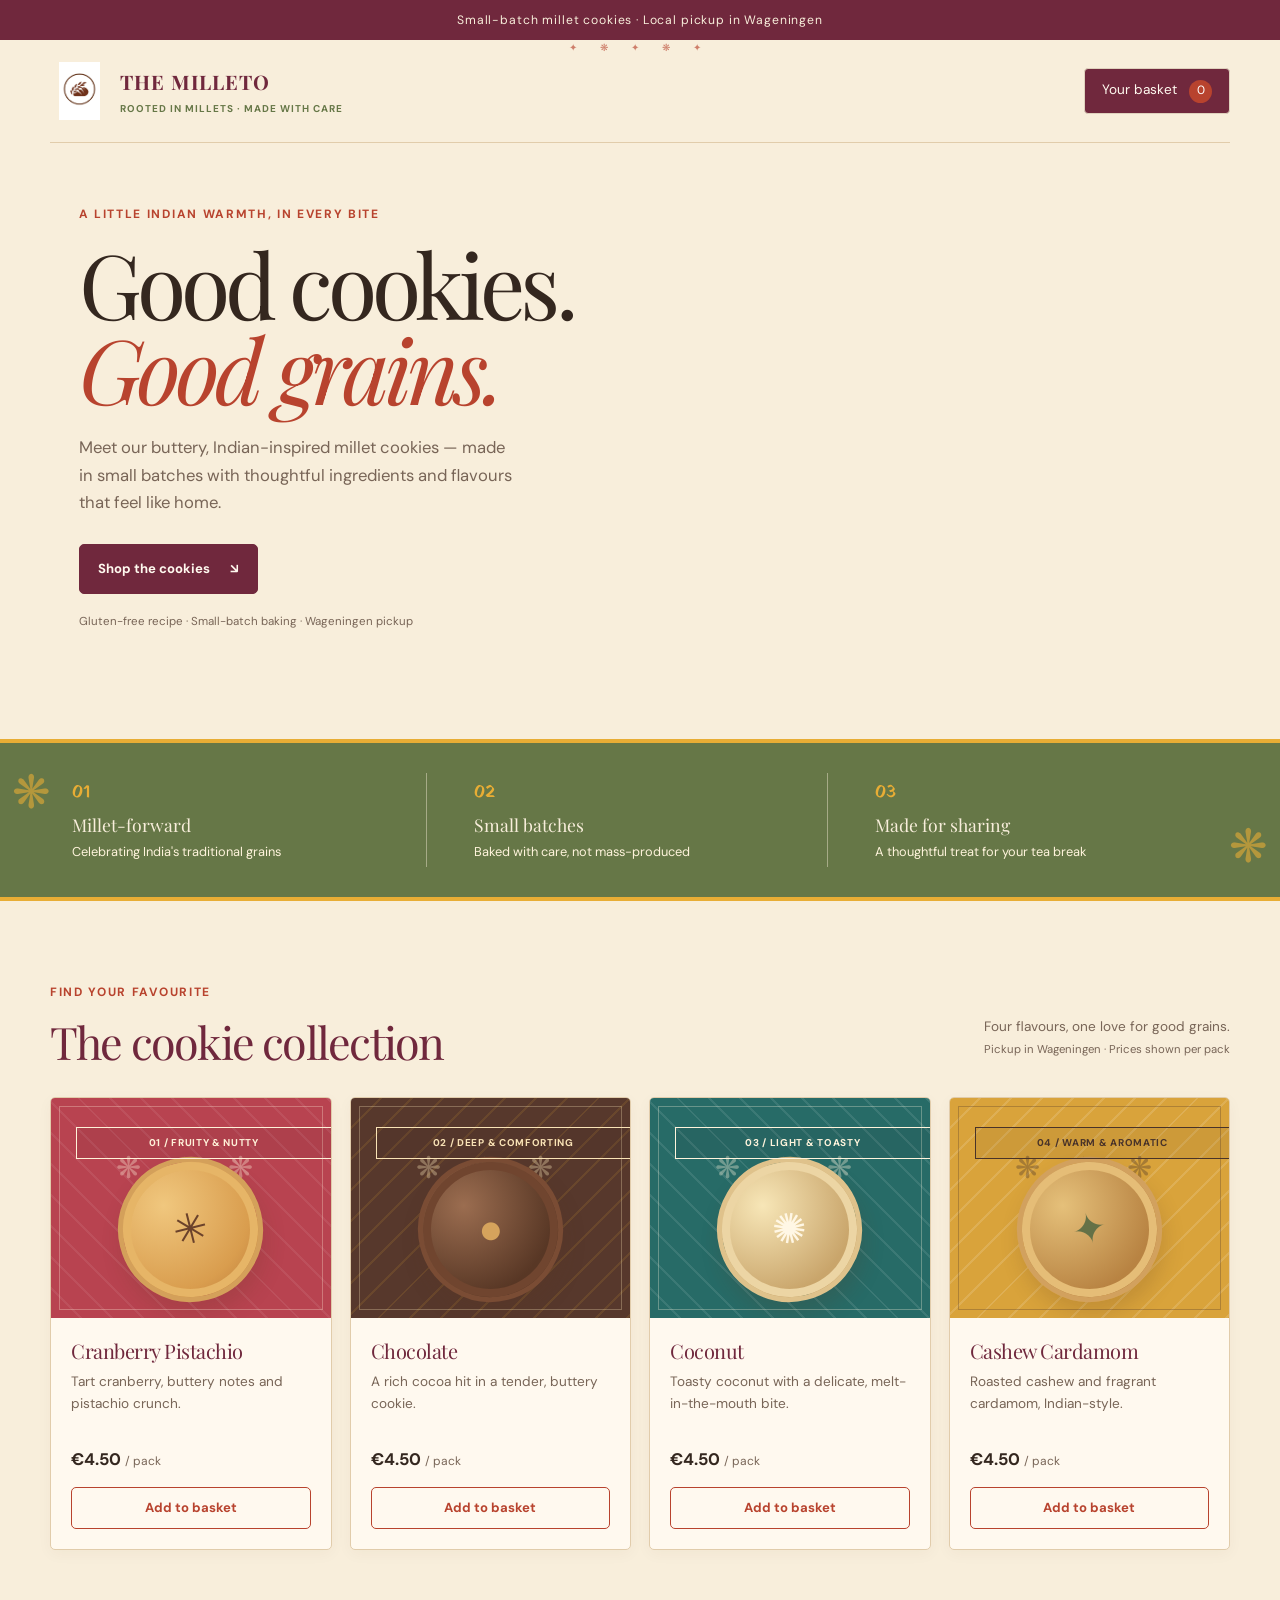
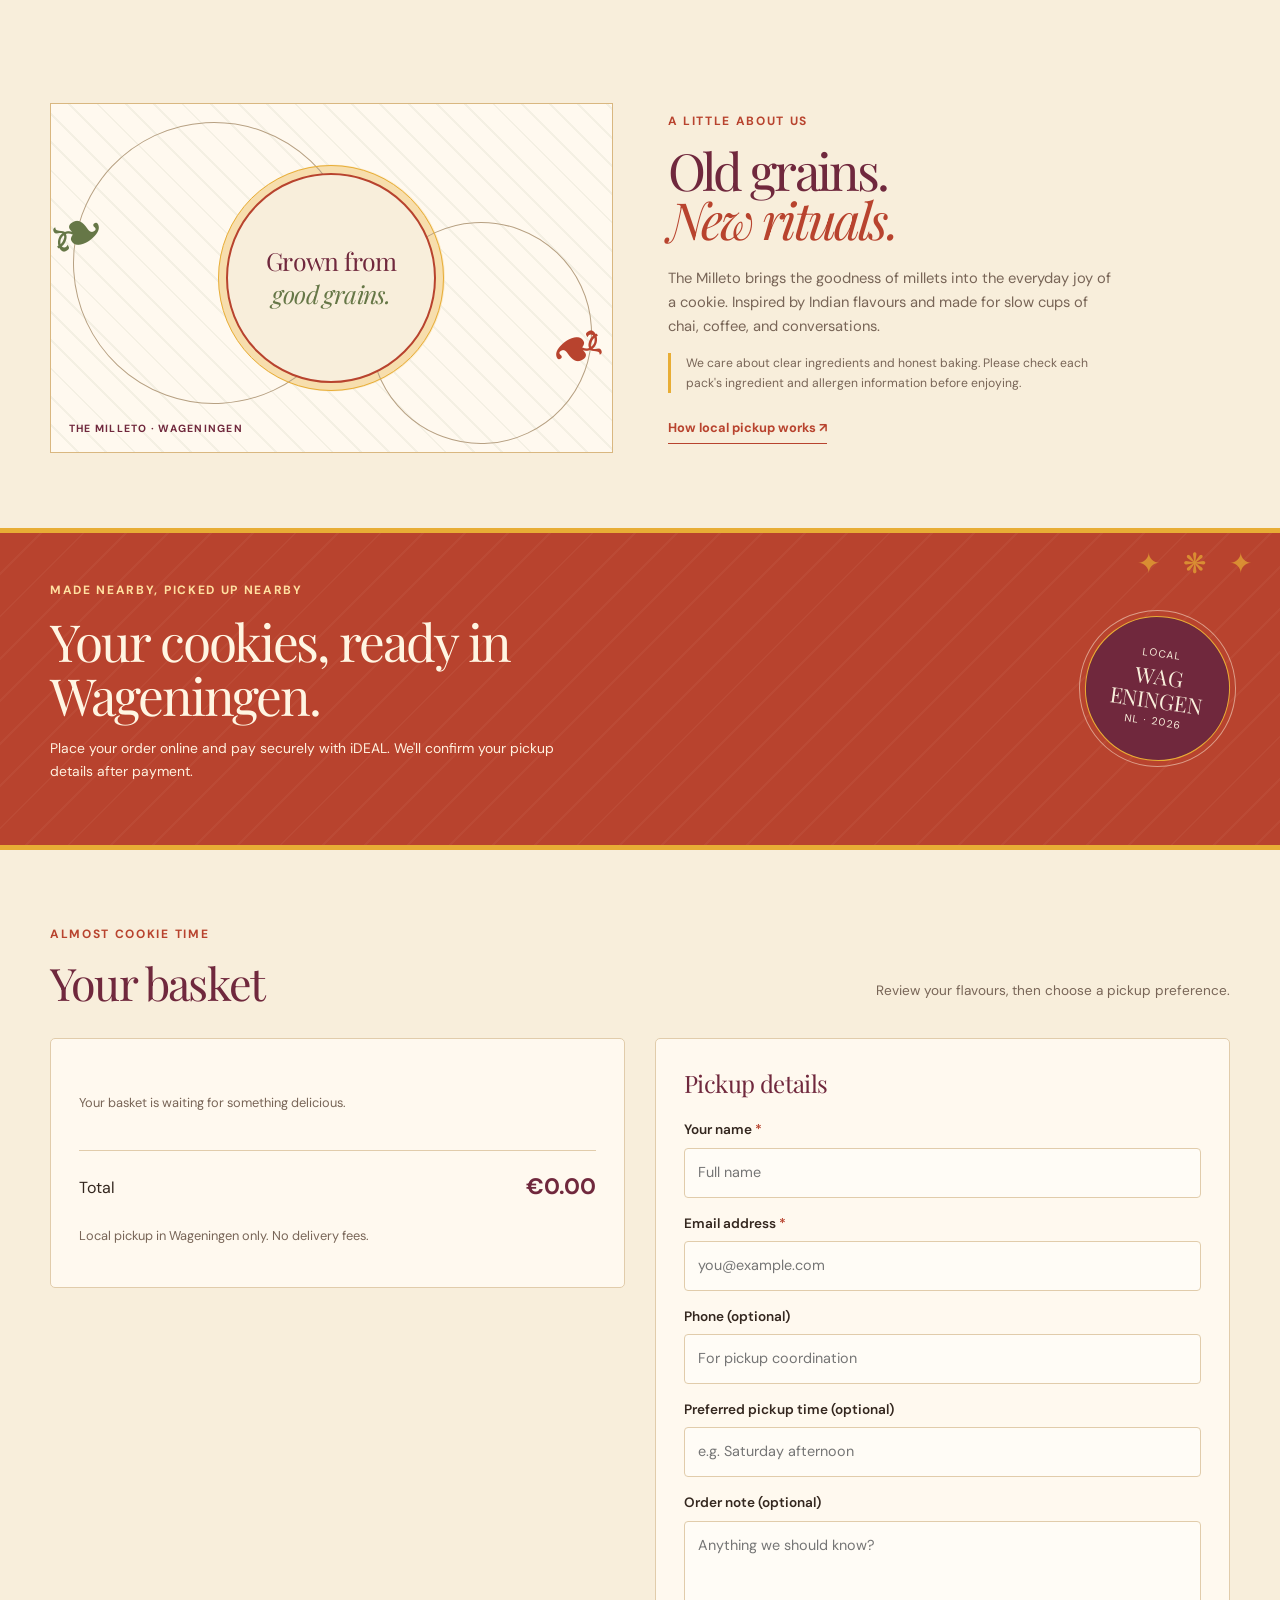
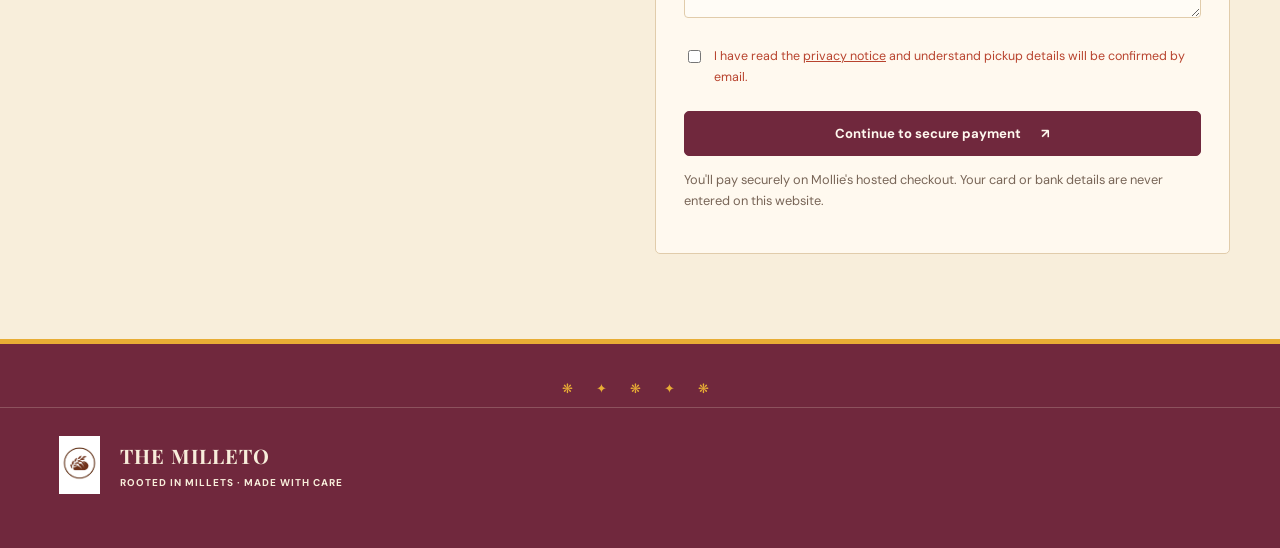
<file: index.html>
<!doctype html>
<html lang="en">
<head>
<!-- Indian-inspired typography -->
<link rel="preconnect" href="https://fonts.googleapis.com">
<link rel="preconnect" href="https://fonts.gstatic.com" crossorigin>
<link href="https://fonts.googleapis.com/css2?family=DM+Sans:wght@400;500;600;700&family=Yatra+One&family=Noto+Serif+Devanagari:wght@400;500;600;700&family=Playfair+Display:ital,wght@0,500;0,600;0,700;1,500;1,600&display=swap" rel="stylesheet">
<link rel="stylesheet" href="/styles.css">
<script src="/app.js" defer></script>
<meta charset="utf-8">
<meta name="viewport" content="width=device-width, initial-scale=1">
<meta name="theme-color" content="#f7f0e3">
<meta name="description" content="Small-batch millet cookies from The Milleto. Indian-inspired flavours, baked with care in Wageningen.">
<title>The Milleto — Millet cookies, made with care</title>
  <link rel="stylesheet" href="/styles.css">
  <script src="/app.js" defer></script>
</head>
<body>
  <div class="announcement">Small-batch millet cookies · Local pickup in Wageningen</div>
  <header class="site-header wrap">
    <a class="brand" href="/" aria-label="The Milleto home">
  <img class="brand-logo" src="Logo.png" alt="THE MILLETO">
  <span>
    <strong>THE MILLETO</strong>
    <small>ROOTED IN MILLETS · MADE WITH CARE</small>
  </span>
</a>
    <a class="cart-pill" href="#shop">Your basket <span id="cart-count">0</span></a>
  </header>

  <main>
    <section class="hero wrap">
      <div class="hero-copy">
        <p class="eyebrow">A little Indian warmth, in every bite</p>
        <h1>Good cookies.<br><em>Good grains.</em></h1>
        <p class="hero-intro">Meet our buttery, Indian-inspired millet cookies — made in small batches with thoughtful ingredients and flavours that feel like home.</p>
        <a class="button button-dark" href="#shop">Shop the cookies <span aria-hidden="true">↘</span></a>
        <p class="hero-note">Gluten-free recipe · Small-batch baking · Wageningen pickup</p>
      
    </section>

    <section class="values-band">
      <div class="wrap values-grid">
        <div><span>01</span><strong>Millet-forward</strong><small>Celebrating India's traditional grains</small></div>
        <div><span>02</span><strong>Small batches</strong><small>Baked with care, not mass-produced</small></div>
        <div><span>03</span><strong>Made for sharing</strong><small>A thoughtful treat for your tea break</small></div>
      </div>
    </section>

    <section class="shop-section wrap" id="shop">
      <div class="section-heading">
        <div><p class="eyebrow">Find your favourite</p><h2>The cookie collection</h2></div>
        <p>Four flavours, one love for good grains.<br><small>Pickup in Wageningen · Prices shown per pack</small></p>
      </div>
      <div class="product-grid" id="product-grid">
        <article class="product-card"><div class="product-art art-cranberry"><span>01 / FRUITY & NUTTY</span><div class="cookie-illustration">✳</div></div><div class="product-info"><h3>Cranberry Pistachio</h3><p>Tart cranberry, buttery notes and pistachio crunch.</p><div class="product-buy"><strong>€4.50 <small>/ pack</small></strong><button class="button button-outline add-button" data-id="cranberry-pistachio">Add to basket</button></div></div></article>
        <article class="product-card"><div class="product-art art-chocolate"><span>02 / DEEP & COMFORTING</span><div class="cookie-illustration">●</div></div><div class="product-info"><h3>Chocolate</h3><p>A rich cocoa hit in a tender, buttery cookie.</p><div class="product-buy"><strong>€4.50 <small>/ pack</small></strong><button class="button button-outline add-button" data-id="chocolate">Add to basket</button></div></div></article>
        <article class="product-card"><div class="product-art art-coconut"><span>03 / LIGHT & TOASTY</span><div class="cookie-illustration">✺</div></div><div class="product-info"><h3>Coconut</h3><p>Toasty coconut with a delicate, melt-in-the-mouth bite.</p><div class="product-buy"><strong>€4.50 <small>/ pack</small></strong><button class="button button-outline add-button" data-id="coconut">Add to basket</button></div></div></article>
        <article class="product-card"><div class="product-art art-cardamom"><span>04 / WARM & AROMATIC</span><div class="cookie-illustration">✦</div></div><div class="product-info"><h3>Cashew Cardamom</h3><p>Roasted cashew and fragrant cardamom, Indian-style.</p><div class="product-buy"><strong>€4.50 <small>/ pack</small></strong><button class="button button-outline add-button" data-id="cashew-cardamom">Add to basket</button></div></div></article>
      </div>
    </section>

    <section class="story wrap">
      <div class="story-art"><div class="story-circle">Grown from<br><em>good grains.</em></div><span>THE MILLETO · WAGENINGEN</span></div>
      <div class="story-copy"><p class="eyebrow">A little about us</p><h2>Old grains.<br><em>New rituals.</em></h2><p>The Milleto brings the goodness of millets into the everyday joy of a cookie. Inspired by Indian flavours and made for slow cups of chai, coffee, and conversations.</p><p class="story-small">We care about clear ingredients and honest baking. Please check each pack's ingredient and allergen information before enjoying.</p><a href="#pickup" class="text-link">How local pickup works ↗</a></div>
    </section>

    <section class="pickup-band" id="pickup"><div class="wrap pickup-inner"><div><p class="eyebrow">Made nearby, picked up nearby</p><h2>Your cookies, ready in Wageningen.</h2><p>Place your order online and pay securely with iDEAL. We'll confirm your pickup details after payment.</p></div><div class="pickup-badge"><span>LOCAL</span><strong>WAG<br>ENINGEN</strong><small>NL · 2026</small></div></div></section>

    <section class="checkout-section wrap" id="checkout">
      <div class="section-heading"><div><p class="eyebrow">Almost cookie time</p><h2>Your basket</h2></div><p>Review your flavours, then choose a pickup preference.</p></div>
      <div class="checkout-layout">
        <div class="basket-panel"><div id="basket-items"><p class="empty-basket">Your basket is waiting for something delicious.</p></div><div class="basket-total"><span>Total</span><strong id="basket-total">€0.00</strong></div><p class="fine-print">Local pickup in Wageningen only. No delivery fees.</p></div>
        <form id="checkout-form" class="checkout-form">
          <h3>Pickup details</h3>
          <label for="customer-name">Your name <span>*</span></label><input id="customer-name" name="name" autocomplete="name" required maxlength="100" placeholder="Full name">
          <label for="customer-email">Email address <span>*</span></label><input id="customer-email" name="email" type="email" autocomplete="email" required maxlength="150" placeholder="you@example.com">
          <label for="customer-phone">Phone (optional)</label><input id="customer-phone" name="phone" type="tel" autocomplete="tel" maxlength="40" placeholder="For pickup coordination">
          <label for="pickup-preference">Preferred pickup time (optional)</label><input id="pickup-preference" name="pickupPreference" maxlength="120" placeholder="e.g. Saturday afternoon">
          <label for="customer-note">Order note (optional)</label><textarea id="customer-note" name="note" rows="3" maxlength="500" placeholder="Anything we should know?"></textarea>
          <label class="consent"><input id="terms-consent" type="checkbox" required><span>I have read the <a href="/privacy.html" target="_blank" rel="noreferrer">privacy notice</a> and understand pickup details will be confirmed by email.</span></label>
          <button class="button button-dark pay-button" id="pay-button" type="submit">Continue to secure payment <span aria-hidden="true">↗</span></button>
          <p class="secure-note">You'll pay securely on Mollie's hosted checkout. Your card or bank details are never entered on this website.</p>
          <p id="checkout-message" class="form-message" role="status" aria-live="polite"></p>
        </form>
      </div>
    </section>
  </main>

  <footer class="site-footer"><div class="wrap footer-inner">
  <a class="brand" href="/">
  <img class="brand-logo" src="Logo.png" alt="THE MILLETO">
  <span>
    <strong>THE MILLETO</strong>
    <small>ROOTED IN MILLETS · MADE WITH CARE</small>
  </span>
</a>  
  </footer>
</body>
</html>
</file>
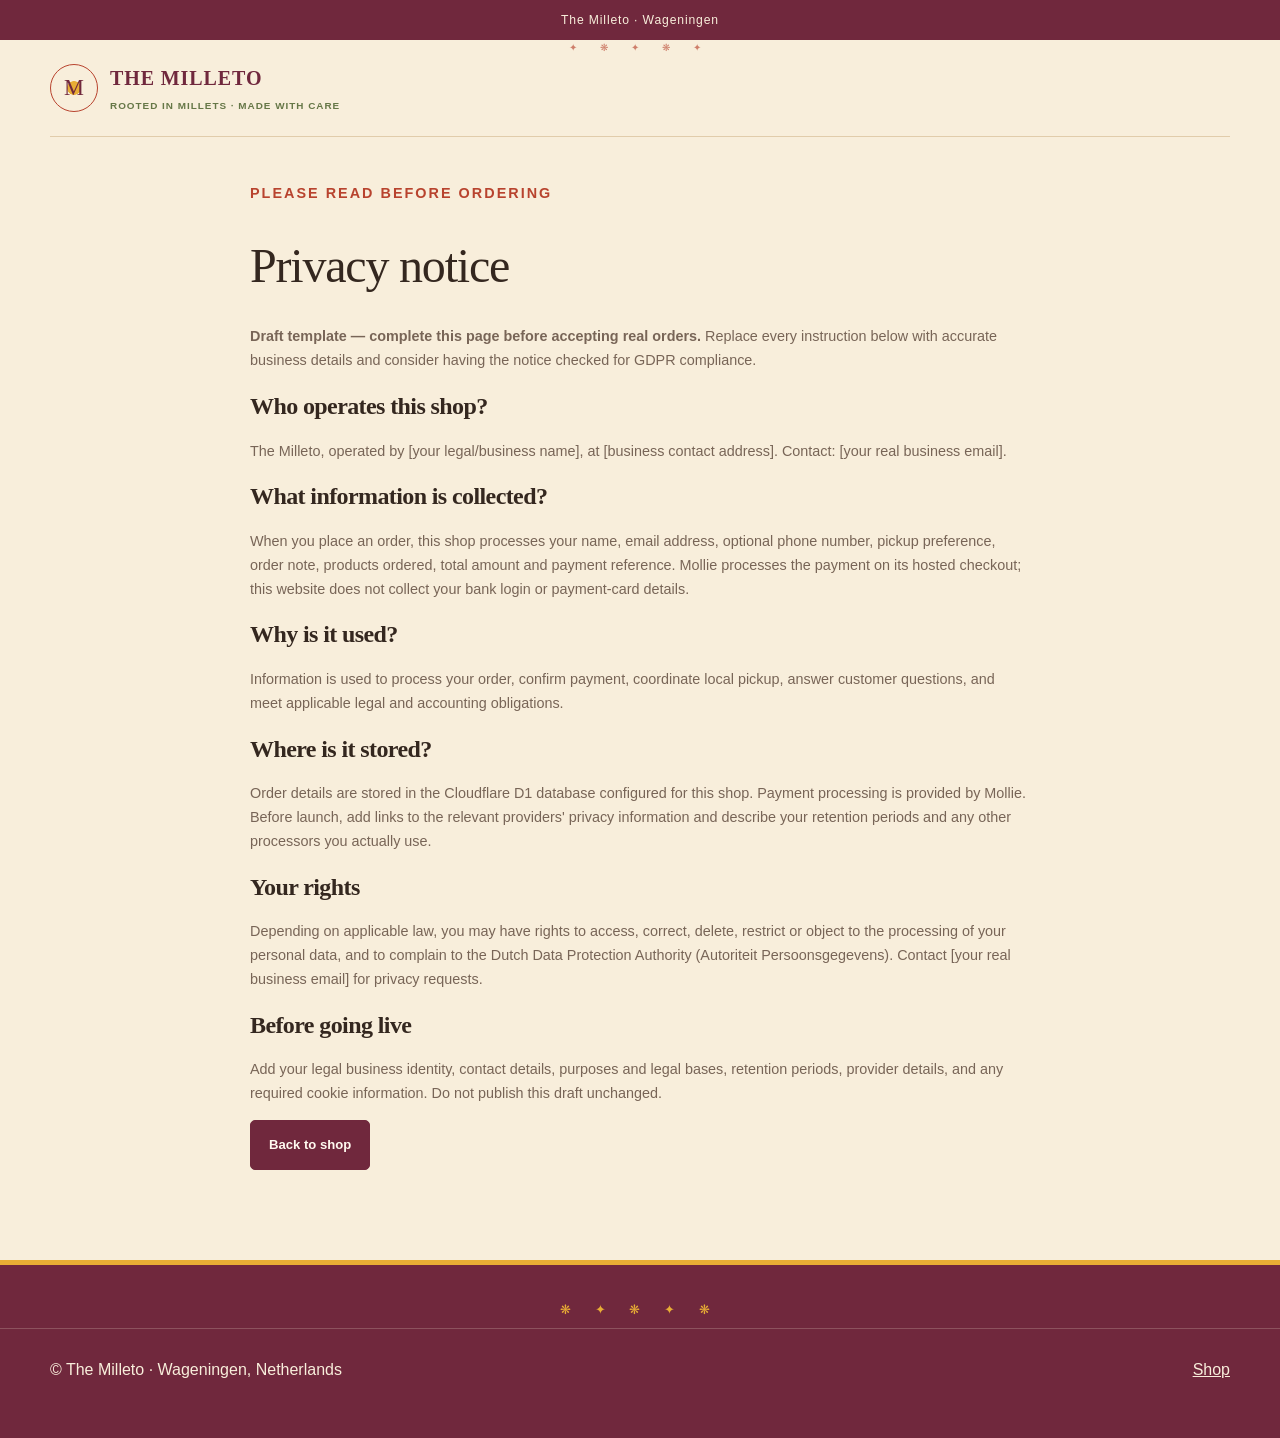
<file: privacy.html>
<!doctype html>
<html lang="en"><head><meta charset="utf-8"><meta name="viewport" content="width=device-width,initial-scale=1"><title>Privacy notice — The Milleto</title><link rel="stylesheet" href="/styles.css"></head><body><div class="announcement">The Milleto · Wageningen</div><header class="site-header wrap"><a class="brand" href="/"><span class="brand-mark">M</span><span><strong>THE MILLETO</strong><small>ROOTED IN MILLETS · MADE WITH CARE</small></span></a></header><main class="legal-page wrap"><p class="eyebrow">Please read before ordering</p><h1>Privacy notice</h1><p><strong>Draft template — complete this page before accepting real orders.</strong> Replace every instruction below with accurate business details and consider having the notice checked for GDPR compliance.</p><h2>Who operates this shop?</h2><p>The Milleto, operated by [your legal/business name], at [business contact address]. Contact: [your real business email].</p><h2>What information is collected?</h2><p>When you place an order, this shop processes your name, email address, optional phone number, pickup preference, order note, products ordered, total amount and payment reference. Mollie processes the payment on its hosted checkout; this website does not collect your bank login or payment-card details.</p><h2>Why is it used?</h2><p>Information is used to process your order, confirm payment, coordinate local pickup, answer customer questions, and meet applicable legal and accounting obligations.</p><h2>Where is it stored?</h2><p>Order details are stored in the Cloudflare D1 database configured for this shop. Payment processing is provided by Mollie. Before launch, add links to the relevant providers' privacy information and describe your retention periods and any other processors you actually use.</p><h2>Your rights</h2><p>Depending on applicable law, you may have rights to access, correct, delete, restrict or object to the processing of your personal data, and to complain to the Dutch Data Protection Authority (Autoriteit Persoonsgegevens). Contact [your real business email] for privacy requests.</p><h2>Before going live</h2><p>Add your legal business identity, contact details, purposes and legal bases, retention periods, provider details, and any required cookie information. Do not publish this draft unchanged.</p><a class="button button-dark" href="/">Back to shop</a></main><footer class="site-footer"><div class="wrap footer-inner"><span>© The Milleto · Wageningen, Netherlands</span><a href="/">Shop</a></div></footer></body></html>
</file>
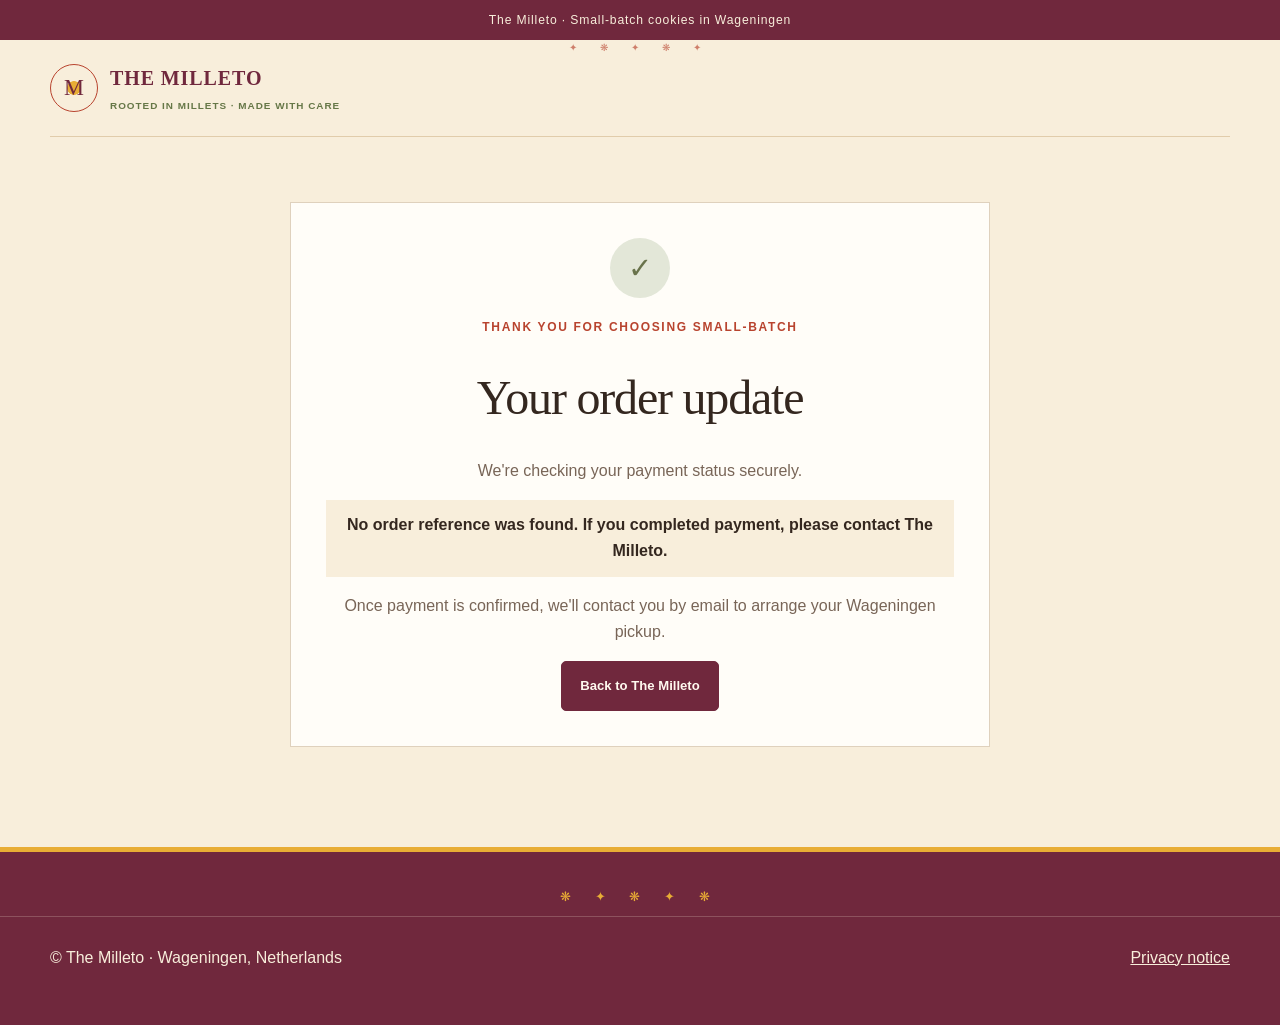
<file: success.html>
<!doctype html>
<html lang="en"><head><meta charset="utf-8"><meta name="viewport" content="width=device-width,initial-scale=1"><title>Order update — The Milleto</title><link rel="stylesheet" href="/styles.css"><script src="/success.js" defer></script></head>
<body><div class="announcement">The Milleto · Small-batch cookies in Wageningen</div><header class="site-header wrap"><a class="brand" href="/"><span class="brand-mark">M</span><span><strong>THE MILLETO</strong><small>ROOTED IN MILLETS · MADE WITH CARE</small></span></a></header><main class="success-wrap"><div class="success-mark">✓</div><p class="eyebrow">Thank you for choosing small-batch</p><h1>Your order update</h1><p id="status-intro">We're checking your payment status securely.</p><div class="status-text" id="payment-status" role="status" aria-live="polite">Checking payment…</div><p>Once payment is confirmed, we'll contact you by email to arrange your Wageningen pickup.</p><a class="button button-dark" href="/">Back to The Milleto</a></main><footer class="site-footer"><div class="wrap footer-inner"><span>© The Milleto · Wageningen, Netherlands</span><a href="/privacy.html">Privacy notice</a></div></footer></body></html>
</file>
<file: styles.css>
:root{--cream:#f7f0e3;--paper:#fffaf1;--brown:#3d2b20;--muted:#79695a;--terracotta:#b75e3e;--rust:#8d422c;--sage:#69734b;--line:#dfd1bd;--gold:#d6a35c}
*{box-sizing:border-box}html{scroll-behavior:smooth}body{margin:0;background:var(--paper);color:var(--brown);font-family:Arial,Helvetica,sans-serif;line-height:1.55}a{color:inherit}.wrap{width:min(1160px,calc(100% - 44px));margin-inline:auto}.announcement{text-align:center;background:var(--brown);color:#f9eddb;font-size:.75rem;letter-spacing:.1em;padding:9px 12px}.site-header{display:flex;align-items:center;justify-content:space-between;padding:24px 0}.brand{display:flex;align-items:center;gap:11px;text-decoration:none}.brand-mark{display:grid;place-items:center;width:43px;height:43px;border:1px solid var(--terracotta);border-radius:50%;font-family:Georgia,serif;font-size:1.6rem;color:var(--terracotta)}.brand strong{display:block;font-size:.95rem;letter-spacing:.17em}.brand small{display:block;font-size:.55rem;letter-spacing:.12em;color:var(--muted);margin-top:2px}.cart-pill{border:1px solid var(--line);padding:9px 15px;border-radius:30px;text-decoration:none;font-size:.85rem}.cart-pill span{display:inline-grid;place-items:center;background:var(--terracotta);color:white;border-radius:50%;width:23px;height:23px;margin-left:8px;font-size:.75rem}
.hero{display:grid;grid-template-columns:1fr 1fr;align-items:center;gap:32px;padding:40px 0 74px}.hero-copy{padding:22px 0 22px 5%}.eyebrow{text-transform:uppercase;letter-spacing:.17em;font-size:.68rem;font-weight:700;color:var(--terracotta);margin:0 0 15px}.hero h1,.story h2{font:normal clamp(3.2rem,7vw,6.4rem)/.95 Georgia,'Times New Roman',serif;letter-spacing:-.055em;margin:0 0 24px}.hero h1 em,.story h2 em,.story-circle em{font-weight:normal;color:var(--terracotta)}.hero-intro{max-width:440px;color:var(--muted);font-size:1.04rem;margin:0 0 28px}.button{display:inline-flex;justify-content:center;align-items:center;gap:20px;border:0;border-radius:3px;padding:13px 18px;text-decoration:none;font-size:.82rem;font-weight:700;cursor:pointer;transition:transform .15s,background .15s}.button:hover{transform:translateY(-2px)}.button-dark{background:var(--brown);color:#fff8ed}.button-dark:hover{background:var(--rust)}.hero-note{font-size:.72rem;color:var(--muted);margin-top:18px}.hero-art{position:relative;min-height:420px;background:#eadbc3;border-radius:48% 48% 4px 4px;overflow:hidden;display:flex;align-items:center;justify-content:center}.hero-art svg{position:absolute;inset:0;width:100%;height:100%}.sun{position:absolute;width:245px;height:245px;right:14%;top:10%;border-radius:50%;background:#d9a15e;opacity:.52}.art-label{position:absolute;top:30px;left:30px;font:italic 1.05rem Georgia,serif;line-height:1.25;z-index:1}.hero-stamp{position:absolute;right:18px;bottom:20px;border:1px solid var(--brown);border-radius:50%;width:74px;height:74px;display:grid;place-items:center;text-align:center;font-size:.65rem;font-weight:700;letter-spacing:.1em;transform:rotate(10deg);background:var(--cream)}
.values-band{background:#e9e0ce;border-block:1px solid #dfd2bd}.values-grid{display:grid;grid-template-columns:repeat(3,1fr);padding:22px 0;gap:25px}.values-grid>div{display:grid;grid-template-columns:30px 1fr;column-gap:8px;align-items:baseline}.values-grid span{grid-row:span 2;color:var(--terracotta);font-size:.72rem}.values-grid strong{font:normal 1.15rem Georgia,serif}.values-grid small{color:var(--muted);font-size:.74rem}.shop-section{padding:90px 0}.section-heading{display:flex;align-items:end;justify-content:space-between;gap:24px;margin-bottom:30px}.section-heading h2,.pickup-inner h2{font:normal clamp(2.2rem,4vw,3.4rem)/1.05 Georgia,serif;letter-spacing:-.04em;margin:0}.section-heading>p{font-size:.82rem;color:var(--muted);margin:0 0 4px}.product-grid{display:grid;grid-template-columns:repeat(4,1fr);gap:18px}.product-card{background:#fffdf8;border:1px solid var(--line);min-width:0}.product-art{height:220px;position:relative;display:grid;place-items:center;overflow:hidden}.product-art>span{position:absolute;top:13px;left:13px;font-size:.55rem;letter-spacing:.12em;font-weight:bold}.art-cranberry{background:#ead8c8}.art-chocolate{background:#d9c4b2}.art-coconut{background:#e9e2cc}.art-cardamom{background:#d8d8bd}.cookie-illustration{width:145px;height:145px;border-radius:50%;display:grid;place-items:center;font-size:2.6rem;color:#6b422b;background:radial-gradient(circle at 35% 28%,#f0c77e,#d99d4e 66%,#b87738);border:5px solid #d4a05a;box-shadow:0 13px 20px #57371e2b,inset 0 0 0 8px #e6b567;transform:rotate(-14deg)}.art-chocolate .cookie-illustration{background:radial-gradient(circle at 35% 28%,#9b6d50,#583725 70%);border-color:#7a4c34;color:#d6a35c;box-shadow:0 13px 20px #57371e2b,inset 0 0 0 8px #70452f}.art-coconut .cookie-illustration{background:radial-gradient(circle at 35% 28%,#f7e6b7,#c9a56b 70%);border-color:#dfc28b;color:#fff7e5;box-shadow:0 13px 20px #57371e2b,inset 0 0 0 8px #ecd5a4}.art-cardamom .cookie-illustration{background:radial-gradient(circle at 35% 28%,#e5c07a,#b88342 70%);border-color:#d2a15e;color:#647147;box-shadow:0 13px 20px #57371e2b,inset 0 0 0 8px #e5bd77}.product-info{padding:17px}.product-info h3{font:normal 1.25rem Georgia,serif;margin:0 0 7px}.product-info p{font-size:.78rem;color:var(--muted);min-height:47px;margin:0 0 18px}.product-buy{display:flex;align-items:center;justify-content:space-between;gap:8px;flex-wrap:wrap}.product-buy strong{font-size:.9rem}.product-buy small{font-size:.68rem;font-weight:normal;color:var(--muted)}.button-outline{background:transparent;border:1px solid var(--brown);color:var(--brown);padding:9px 10px;font-size:.72rem}.button-outline:hover{background:var(--brown);color:white}
.story{display:grid;grid-template-columns:1fr 1fr;gap:8%;align-items:center;padding:0 0 95px}.story-art{min-height:365px;background:#e3d4bd;position:relative;display:grid;place-items:center;overflow:hidden}.story-art:before,.story-art:after{content:"";position:absolute;border:1px solid #b7a183;border-radius:50%;width:280px;height:280px}.story-art:after{width:220px;height:220px}.story-circle{position:relative;z-index:1;text-align:center;font:normal 2rem/1.2 Georgia,serif}.story-art>span{position:absolute;bottom:17px;left:18px;font-size:.6rem;letter-spacing:.13em}.story h2{font-size:clamp(3rem,5vw,4.5rem);margin-bottom:18px}.story-copy>p:not(.eyebrow){color:var(--muted);font-size:.92rem;max-width:450px}.story-copy .story-small{font-size:.76rem!important}.text-link{display:inline-block;margin-top:9px;text-decoration:none;border-bottom:1px solid var(--terracotta);padding-bottom:4px;font-size:.8rem;font-weight:bold}.pickup-band{background:var(--sage);color:#fff7e9}.pickup-inner{display:flex;align-items:center;justify-content:space-between;padding:48px 0;gap:25px}.pickup-inner .eyebrow{color:#e9c99b}.pickup-inner h2{max-width:580px}.pickup-inner p:not(.eyebrow){max-width:600px;color:#f0e6d5;font-size:.87rem}.pickup-badge{border:1px solid #d8c69f;border-radius:50%;width:130px;height:130px;flex-shrink:0;display:flex;flex-direction:column;align-items:center;justify-content:center;line-height:1.05;transform:rotate(8deg)}.pickup-badge span,.pickup-badge small{font-size:.55rem;letter-spacing:.15em}.pickup-badge strong{text-align:center;font:normal 1.35rem/.9 Georgia,serif;margin:8px}
.checkout-section{padding:85px 0}.checkout-layout{display:grid;grid-template-columns:1.05fr .95fr;gap:25px;align-items:start}.basket-panel,.checkout-form{border:1px solid var(--line);background:#fffdf8;padding:25px}.empty-basket{font-size:.86rem;color:var(--muted);padding:12px 0}.basket-row{display:grid;grid-template-columns:1fr auto auto;gap:12px;align-items:center;border-bottom:1px solid var(--line);padding:14px 0}.basket-row strong{display:block;font:normal 1rem Georgia,serif}.basket-row small{color:var(--muted);font-size:.74rem}.quantity-controls{display:flex;align-items:center;gap:8px}.quantity-controls button{width:27px;height:27px;border:1px solid var(--line);background:var(--cream);border-radius:50%;cursor:pointer;color:var(--brown)}.line-price{font-size:.82rem;white-space:nowrap}.basket-total{display:flex;justify-content:space-between;padding:20px 0 6px;font-size:1rem}.basket-total strong{font-size:1.2rem}.fine-print,.secure-note{font-size:.7rem;color:var(--muted)}.checkout-form h3{font:normal 1.5rem Georgia,serif;margin:0 0 20px}.checkout-form>label:not(.consent){display:block;font-size:.75rem;font-weight:bold;margin:13px 0 5px}.checkout-form label span{color:var(--terracotta)}input:not([type=checkbox]),textarea{width:100%;border:1px solid var(--line);background:#fffaf1;padding:11px 12px;border-radius:2px;font:inherit;font-size:.83rem;color:var(--brown)}input:focus,textarea:focus{outline:2px solid #c9896b;outline-offset:1px}.consent{display:flex;gap:9px;align-items:flex-start;font-size:.72rem;color:var(--muted);margin:17px 0}.consent input{margin-top:4px;accent-color:var(--terracotta)}.pay-button{width:100%;margin-top:4px}.form-message{font-size:.8rem;color:var(--rust)}.site-footer{background:#e9e0ce;padding:26px 0}.footer-inner{display:flex;align-items:center;justify-content:space-between;gap:20px;flex-wrap:wrap}.footer-inner>p{font-size:.68rem;color:var(--muted)}.footer-links{display:flex;gap:16px;font-size:.75rem}.footer-links a{text-decoration:none}.success-wrap{max-width:700px;margin:65px auto 100px;padding:35px;background:#fffdf8;border:1px solid var(--line);text-align:center}.success-mark{margin:auto auto 20px;width:60px;height:60px;border-radius:50%;background:#e3e7d8;color:var(--sage);display:grid;place-items:center;font-size:1.8rem}.success-wrap h1{font:normal 3rem Georgia,serif}.success-wrap p{color:var(--muted)}.status-text{padding:12px;background:var(--cream);font-weight:bold}.legal-page{max-width:780px;margin:45px auto 90px}.legal-page h1{font:normal 3rem Georgia,serif}.legal-page p,.legal-page li{color:var(--muted);font-size:.9rem}
@media(max-width:900px){.product-grid{grid-template-columns:repeat(2,1fr)}.product-art{height:200px}.hero{gap:20px}.hero-copy{padding-left:0}.checkout-layout{grid-template-columns:1fr}.story{gap:30px}.values-grid{gap:12px}.values-grid strong{font-size:1rem}.values-grid small{font-size:.68rem}}
@media(max-width:600px){.wrap{width:min(100% - 30px,1160px)}.site-header{padding:17px 0}.brand strong{font-size:.8rem}.brand small{font-size:.46rem}.brand-mark{width:37px;height:37px}.hero{grid-template-columns:1fr;padding:18px 0 38px}.hero-copy{padding:16px 0 0}.hero h1{font-size:4.3rem}.hero-art{min-height:310px}.sun{width:180px;height:180px}.values-grid{grid-template-columns:1fr;padding:17px 0;gap:15px}.values-grid>div{grid-template-columns:25px 1fr}.section-heading{display:block}.section-heading>p{margin-top:12px}.shop-section{padding:55px 0}.product-grid{gap:10px}.product-art{height:145px}.cookie-illustration{width:100px;height:100px;font-size:1.8rem}.product-art>span{font-size:.43rem;left:7px;top:8px}.product-info{padding:11px}.product-info h3{font-size:1rem}.product-info p{font-size:.72rem;min-height:66px}.product-buy{align-items:flex-start}.product-buy strong{font-size:.82rem}.button-outline{width:100%;font-size:.7rem}.story{grid-template-columns:1fr;padding-bottom:55px;gap:25px}.story-art{min-height:275px}.pickup-inner{padding:35px 0}.pickup-badge{width:95px;height:95px}.pickup-badge strong{font-size:1rem}.checkout-section{padding:55px 0}.basket-panel,.checkout-form{padding:17px}.basket-row{gap:7px}.footer-inner{align-items:flex-start}.footer-inner>p{width:100%;margin:0}.success-wrap{margin:35px 15px 60px;padding:25px 18px}.success-wrap h1{font-size:2.4rem}}
/* THE MILLETO logo */
.brand-logo {
  width: 58px;
  height: 58px;
  object-fit: contain;
  display: block;
  flex-shrink: 0;
}
:root {
  --cream: #F8EEDB;
  --paper: #FFF9EF;
  --terracotta: #B8432E;
  --turmeric: #E8AD35;
  --indigo: #253F65;
  --leaf: #667747;
  --maroon: #70283D;
  --ink: #34271F;
  --muted: #786557;
  --border: #E1CCAB;
}

html {
  scroll-behavior: smooth;
}

body {
  background: var(--cream) !important;
  color: var(--ink) !important;
  font-family: "DM Sans", sans-serif !important;
  line-height: 1.65;
}

h1, h2, h3, .story-circle {
  font-family: "Playfair Display", Georgia, serif !important;
  letter-spacing: -0.025em;
}

h1, h2 {
  line-height: 1.12;
}

p, small, input, textarea, button, a {
  font-family: "DM Sans", sans-serif;
}

.eyebrow {
  color: var(--terracotta) !important;
  font-size: 0.75rem;
  font-weight: 700;
  letter-spacing: 0.14em;
  text-transform: uppercase;
}

.wrap {
  width: min(1180px, calc(100% - 48px));
  margin-inline: auto;
}

.button {
  border-radius: 5px !important;
  font-weight: 700;
  transition: background .2s ease, transform .2s ease;
}

.button:hover {
  transform: translateY(-2px);
}

.button-dark {
  background: var(--maroon) !important;
  border: 1px solid var(--maroon) !important;
  color: var(--paper) !important;
}

.button-outline {
  background: transparent !important;
  border: 1px solid var(--terracotta) !important;
  color: var(--terracotta) !important;
}

.button-outline:hover {
  background: var(--terracotta) !important;
  color: white !important;
}
.announcement {
  position: relative;
  background: var(--maroon) !important;
  color: var(--cream) !important;
  text-align: center;
  padding: 10px 16px;
  font-size: 0.76rem;
  letter-spacing: 0.07em;
}

.site-header {
  position: relative;
  background: var(--cream);
  display: flex;
  align-items: center;
  justify-content: space-between;
  gap: 20px;
  padding-top: 22px;
  padding-bottom: 22px;
  border-bottom: 1px solid var(--border);
}

.site-header::before {
  content: "✦  ❋  ✦  ❋  ✦";
  position: absolute;
  top: 0;
  left: 0;
  right: 0;
  color: var(--terracotta);
  font-size: 10px;
  letter-spacing: 10px;
  text-align: center;
  opacity: .65;
  pointer-events: none;
}

.brand {
  display: inline-flex;
  align-items: center;
  gap: 12px;
  color: var(--maroon) !important;
  text-decoration: none;
}

.brand strong {
  display: block;
  font-family: "Playfair Display", serif !important;
  font-size: 1.25rem;
  letter-spacing: .045em;
}

.brand small {
  display: block;
  margin-top: 3px;
  color: var(--leaf) !important;
  font-size: .62rem;
  font-weight: 700;
  letter-spacing: .1em;
}

.brand-mark {
  display: grid;
  place-items: center;
  width: 48px;
  height: 48px;
  border: 1px solid var(--terracotta);
  border-radius: 50%;
  background:
    radial-gradient(circle, var(--turmeric) 0 20%, transparent 22%),
    var(--cream);
  color: var(--maroon);
  font-family: "Playfair Display", serif;
  font-size: 1.4rem;
}

.brand-logo {
  width: 58px;
  height: 58px;
  object-fit: contain;
  flex-shrink: 0;
}

.cart-pill {
  background: var(--maroon) !important;
  color: var(--paper) !important;
  border-radius: 4px !important;
  text-decoration: none;
  padding: 10px 17px;
  font-size: .85rem;
}

/* =========================================
   03. VALUES BAND
   ========================================= */

.values-band {
  position: relative;
  overflow: hidden;
  background: var(--leaf) !important;
  color: var(--cream) !important;
  border-top: 4px solid var(--turmeric);
  border-bottom: 4px solid var(--turmeric);
}

.values-band::before,
.values-band::after {
  position: absolute;
  color: var(--turmeric);
  opacity: .6;
  font-size: 46px;
  pointer-events: none;
}

.values-band::before {
  content: "❋";
  left: 12px;
  top: 12px;
}

.values-band::after {
  content: "❋";
  right: 12px;
  bottom: 12px;
}

.values-grid {
  display: grid;
  grid-template-columns: repeat(3, 1fr);
  gap: 25px;
  padding-top: 30px;
  padding-bottom: 30px;
}

.values-grid > div {
  display: flex;
  flex-direction: column;
  gap: 5px;
  padding: 5px 22px;
  border-right: 1px solid #F8EEDB70;
}

.values-grid > div:last-child {
  border-right: none;
}

.values-grid span {
  color: var(--turmeric);
  font-family: "Yatra One", serif;
  font-size: 1.15rem;
}

.values-grid strong {
  font-family: "Playfair Display", serif;
  font-size: 1.1rem;
  color: var(--cream);
}

.values-grid small {
  color: #FFF4DC;
  font-size: .8rem;
}

/* =========================================
   04. PRODUCT COLLECTION
   ========================================= */

.shop-section {
  padding-top: 82px;
  padding-bottom: 88px;
}

.section-heading {
  display: flex;
  justify-content: space-between;
  align-items: end;
  gap: 25px;
  margin-bottom: 32px;
}

.section-heading h2 {
  color: var(--maroon) !important;
  font-size: clamp(2rem, 3.5vw, 3rem);
  margin: 8px 0 0;
}

.section-heading > p {
  color: var(--muted);
  font-size: .85rem;
}

.product-grid {
  display: grid;
  grid-template-columns: repeat(4, minmax(0, 1fr));
  gap: 18px;
}

.product-card {
  min-width: 0;
  overflow: hidden;
  background: var(--paper) !important;
  border: 1px solid var(--border) !important;
  border-radius: 5px !important;
  box-shadow: 0 4px 15px #55351B0A;
  transition: transform .25s ease, box-shadow .25s ease;
}

.product-card:hover {
  transform: translateY(-5px);
  box-shadow: 0 12px 28px #55351B18;
}

.product-art {
  position: relative;
  min-height: 220px;
  overflow: hidden;
  display: flex;
  flex-direction: column;
  justify-content: space-between;
  align-items: center;
  padding: 16px 12px;
  isolation: isolate;
}

.product-art::before {
  content: "❋  ✦  ❋";
  position: absolute;
  top: 45px;
  left: 0;
  right: 0;
  text-align: center;
  font-size: 30px;
  letter-spacing: 12px;
  opacity: .35;
  pointer-events: none;
}

.product-art::after {
  content: "";
  position: absolute;
  inset: 8px;
  border: 1px solid currentColor;
  opacity: .3;
  pointer-events: none;
}

.product-art > span {
  position: relative;
  z-index: 2;
  align-self: stretch;
  font-size: .62rem;
  font-weight: 700;
  letter-spacing: .07em;
  text-align: center;
}

.product-info {
  padding: 18px;
}

.product-info h3 {
  color: var(--maroon) !important;
  font-size: 1.25rem;
  line-height: 1.25;
  margin: 0 0 10px;
}

.product-info > p {
  color: var(--muted) !important;
  font-size: .85rem;
  min-height: 55px;
}

.product-buy {
  display: flex;
  flex-direction: column;
  align-items: stretch;
  gap: 13px;
  margin-top: 20px;
}

.product-buy strong {
  color: var(--ink);
  font-size: 1.05rem;
}

.product-buy strong small {
  color: var(--muted);
  font-size: .75rem;
  font-weight: 400;
}

/* Four distinct Indian-inspired flavour palettes */
.art-cranberry {
  background:
    radial-gradient(ellipse at 50% 70%, #E99C7F 0 18%, transparent 19%),
    repeating-linear-gradient(45deg, transparent 0 20px, #FFFFFF12 20px 22px),
    #B84350 !important;
  color: #FFF2D9 !important;
}

.art-chocolate {
  background:
    radial-gradient(ellipse at 50% 70%, #BD8658 0 18%, transparent 19%),
    repeating-linear-gradient(135deg, transparent 0 20px, #E8AD3520 20px 22px),
    #57382C !important;
  color: #F9E3B6 !important;
}

.art-coconut {
  background:
    radial-gradient(ellipse at 50% 70%, #E8CBA0 0 18%, transparent 19%),
    repeating-linear-gradient(45deg, transparent 0 20px, #FFFFFF18 20px 22px),
    #276B67 !important;
  color: #FFF4DC !important;
}

.art-cardamom {
  background:
    radial-gradient(ellipse at 50% 70%, #E4AD5B 0 18%, transparent 19%),
    repeating-linear-gradient(135deg, transparent 0 20px, #FFFFFF22 20px 22px),
    #D9A33B !important;
  color: #493329 !important;
}

/* =========================================
   05. BRAND STORY
   ========================================= */

.story {
  display: grid;
  grid-template-columns: 1fr 1fr;
  gap: 55px;
  align-items: center;
  padding-top: 65px;
  padding-bottom: 75px;
}

.story-art {
  position: relative;
  min-height: 350px;
  display: grid;
  place-items: center;
  overflow: hidden;
  border: 1px solid #D9B780;
  background:
    radial-gradient(circle at center, #F7DEAD 0 34%, transparent 34.5%),
    repeating-linear-gradient(45deg, transparent 0 18px, #66774712 18px 20px),
    var(--paper);
}

.story-art::before {
  content: "❧";
  position: absolute;
  top: 18px;
  left: 22px;
  color: var(--leaf);
  font-size: 68px;
  transform: rotate(-25deg);
}

.story-art::after {
  content: "❧";
  position: absolute;
  bottom: 8px;
  right: 20px;
  color: var(--terracotta);
  font-size: 68px;
  transform: rotate(155deg);
}

.story-circle {
  position: relative;
  z-index: 1;
  width: 210px;
  height: 210px;
  display: grid;
  place-content: center;
  border: 2px solid var(--terracotta);
  outline: 1px solid var(--turmeric);
  outline-offset: 7px;
  border-radius: 50%;
  background: var(--cream);
  color: var(--maroon);
  text-align: center;
  font-size: 1.55rem;
  line-height: 1.3;
}

.story-circle em {
  color: var(--leaf);
}

.story-art > span {
  position: absolute;
  bottom: 14px;
  z-index: 2;
  color: var(--maroon);
  font-size: .65rem;
  font-weight: 700;
  letter-spacing: .12em;
}

.story-copy h2 {
  color: var(--maroon);
  font-size: clamp(2.2rem, 4vw, 3.5rem);
  margin: 8px 0 22px;
}

.story-copy > p:not(.eyebrow) {
  color: var(--muted);
}

.story-copy .story-small {
  padding-left: 15px;
  border-left: 3px solid var(--turmeric);
  font-size: .85rem;
}

.text-link {
  display: inline-block;
  margin-top: 12px;
  color: var(--terracotta) !important;
  font-weight: 700;
  text-decoration-thickness: 1px;
  text-underline-offset: 5px;
}

/* =========================================
   06. LOCAL PICKUP
   ========================================= */

.pickup-band {
  position: relative;
  overflow: hidden;
  background:
    repeating-linear-gradient(
      135deg,
      transparent 0 28px,
      #FFFFFF09 28px 30px
    ),
    var(--terracotta) !important;
  color: var(--cream) !important;
  border-top: 5px solid var(--turmeric);
  border-bottom: 5px solid var(--turmeric);
}

.pickup-band::after {
  content: "✦  ❋  ✦";
  position: absolute;
  right: 20px;
  top: 8px;
  color: var(--turmeric);
  font-size: 28px;
  letter-spacing: 8px;
  opacity: .7;
  pointer-events: none;
}

.pickup-inner {
  position: relative;
  z-index: 1;
  display: flex;
  align-items: center;
  justify-content: space-between;
  gap: 35px;
  padding-top: 48px;
  padding-bottom: 48px;
}

.pickup-inner .eyebrow {
  color: #FFE0A1 !important;
}

.pickup-inner h2 {
  max-width: 560px;
  color: #FFF5E2 !important;
  font-size: clamp(2rem, 4vw, 3.2rem);
}

.pickup-inner p:not(.eyebrow) {
  max-width: 550px;
  color: #FFF1DF !important;
}

.pickup-badge {
  flex-shrink: 0;
  width: 145px;
  height: 145px;
  display: flex;
  flex-direction: column;
  align-items: center;
  justify-content: center;
  border: 1px solid var(--turmeric);
  outline: 1px solid #FFF5E280;
  outline-offset: 5px;
  border-radius: 50%;
  background: var(--maroon);
  color: var(--cream);
  text-align: center;
}

.pickup-badge span,
.pickup-badge small {
  font-size: .65rem;
  letter-spacing: .12em;
}

.pickup-badge strong {
  margin: 5px 0;
  font-family: "Playfair Display", serif;
  line-height: 1.1;
}

/* =========================================
   07. BASKET AND CHECKOUT
   ========================================= */

.checkout-section {
  padding-top: 75px;
  padding-bottom: 85px;
}

.checkout-section .section-heading h2 {
  color: var(--maroon);
}

.checkout-layout {
  display: grid;
  grid-template-columns: 1fr 1fr;
  gap: 30px;
  align-items: start;
}

.basket-panel,
.checkout-form {
  min-width: 0;
  padding: 28px;
  border: 1px solid var(--border);
  border-radius: 5px;
  background: var(--paper) !important;
}

.checkout-form h3 {
  color: var(--maroon);
  font-size: 1.5rem;
  margin-top: 0;
}

.checkout-form label:not(.consent) {
  display: block;
  margin: 15px 0 6px;
  color: var(--ink);
  font-size: .85rem;
  font-weight: 600;
}

.checkout-form input:not([type="checkbox"]),
.checkout-form textarea {
  box-sizing: border-box;
  width: 100%;
  padding: 12px 13px;
  border: 1px solid var(--border);
  border-radius: 4px;
  background: #FFFCF6;
  color: var(--ink);
  font-size: .9rem;
}

.checkout-form input:focus,
.checkout-form textarea:focus {
  outline: 2px solid var(--turmeric);
  outline-offset: 1px;
}

.consent {
  display: flex;
  gap: 10px;
  align-items: flex-start;
  margin: 20px 0;
  color: var(--muted);
  font-size: .78rem;
}

.consent a {
  color: var(--terracotta);
}

.pay-button {
  width: 100%;
  justify-content: center;
}

.secure-note,
.fine-print,
.empty-basket {
  color: var(--muted);
  font-size: .8rem;
}

.basket-total {
  display: flex;
  align-items: center;
  justify-content: space-between;
  margin-top: 25px;
  padding-top: 18px;
  border-top: 1px solid var(--border);
}

.basket-total strong {
  color: var(--maroon);
  font-size: 1.4rem;
}

.form-message {
  font-size: .85rem;
}

/* =========================================
   08. FOOTER
   ========================================= */

.site-footer {
  position: relative;
  overflow: hidden;
  background: var(--maroon) !important;
  color: var(--cream) !important;
  border-top: 5px solid var(--turmeric);
}

.site-footer::before {
  content: "❋  ✦  ❋  ✦  ❋";
  display: block;
  padding: 8px;
  color: var(--turmeric);
  text-align: center;
  letter-spacing: 10px;
  font-size: 13px;
  border-bottom: 1px solid #F8EEDB35;
}

.footer-inner {
  display: flex;
  align-items: center;
  justify-content: space-between;
  flex-wrap: wrap;
  gap: 22px;
  padding-top: 28px;
  padding-bottom: 28px;
}

.site-footer .brand {
  color: var(--cream) !important;
}

.site-footer .brand small,
.site-footer p,
.site-footer a {
  color: var(--cream) !important;
}

.footer-links {
  display: flex;
  gap: 20px;
  font-size: .85rem;
}

/* =========================================
   09. MOBILE AND TABLET LAYOUT
   ========================================= */

@media (max-width: 900px) {
  .hero {
    grid-template-columns: 1fr;
    padding-top: 38px;
    padding-bottom: 38px;
  }

  .hero-art {
    min-height: 330px;
  }

  .product-grid {
    grid-template-columns: repeat(2, minmax(0, 1fr));
  }

  .story {
    gap: 28px;
  }

  .values-grid {
    gap: 10px;
  }

  .values-grid > div {
    padding-inline: 10px;
  }
}

@media (max-width: 600px) {
  .wrap {
    width: calc(100% - 28px);
  }

  .brand {
    gap: 8px;
  }

  .brand strong {
    font-size: .95rem;
  }

  .brand small {
    font-size: .5rem;
    letter-spacing: .04em;
  }

  .brand-logo {
    width: 42px;
    height: 42px;
  }

  .brand-mark {
    width: 40px;
    height: 40px;
  }

  .hero-copy h1 {
    font-size: 2.8rem;
  }

  .hero-art {
    min-height: 280px;
  }

  .art-label {
    font-size: .75rem;
    padding: 8px;
  }

  .hero-stamp {
    width: 60px;
    height: 60px;
    font-size: .55rem;
  }

  .values-grid {
    grid-template-columns: 1fr;
    padding-top: 20px;
    padding-bottom: 20px;
  }

  .values-grid > div {
    border-right: none;
    border-bottom: 1px solid #F8EEDB50;
    padding: 12px 8px;
  }

  .values-grid > div:last-child {
    border-bottom: none;
  }

  .section-heading {
    align-items: flex-start;
    flex-direction: column;
    gap: 8px;
  }

  .product-grid {
    grid-template-columns: 1fr;
  }

  .product-art {
    min-height: 220px;
  }

  .product-info > p {
    min-height: 0;
  }

  .story {
    grid-template-columns: 1fr;
    padding-top: 40px;
    padding-bottom: 45px;
  }

  .story-art {
    min-height: 300px;
  }

  .pickup-inner {
    align-items: flex-start;
    flex-direction: column;
  }

  .pickup-badge {
    width: 120px;
    height: 120px;
  }

  .checkout-layout {
    grid-template-columns: 1fr;
  }

  .basket-panel,
  .checkout-form {
    padding: 18px;
  }

  .footer-inner {
    align-items: flex-start;
    flex-direction: column;
  }
}

/* =========================================
   HERO — INDIAN MILLET STILL LIFE
   ========================================= */

.india-hero {
  position: relative;
  isolation: isolate;
  display: block;
  min-height: 440px;
  overflow: hidden;
  border: 1px solid #D9B780;
  border-radius: 180px 180px 8px 8px;

  background:
    radial-gradient(ellipse at 72% 72%, #E8C58A 0%, transparent 43%),
    repeating-linear-gradient(
      45deg,
      transparent 0 24px,
      #B8432E0A 24px 26px
    ),
    #F6E6C8;
}

/* Decorative sun */
.india-sun {
  position: absolute;
  top: 48px;
  right: 70px;
  width: 115px;
  height: 115px;
  border-radius: 50%;
  background: #E8AD35;
  opacity: .85;
}

/* Arch inspired by Indian architectural silhouettes */
.india-arch {
  position: absolute;
  z-index: -1;
  right: 45px;
  top: 95px;
  width: 210px;
  height: 260px;
  border: 7px solid #B8432E;
  border-bottom: 0;
  border-radius: 110px 110px 0 0;
  opacity: .18;
}

.india-arch::before {
  content: "";
  position: absolute;
  left: 22px;
  right: 22px;
  top: 34px;
  bottom: 0;
  border: 2px solid #B8432E;
  border-bottom: 0;
  border-radius: 90px 90px 0 0;
}

/* Small brand label */
.india-kicker {
  position: absolute;
  z-index: 3;
  top: 22px;
  left: 22px;
  color: #70283D;
  font-size: .65rem;
  font-weight: 700;
  letter-spacing: .14em;
}

/* Millet illustration */
.millet-botanical {
  position: absolute;
  z-index: 2;
  bottom: 12px;
  left: 0;
  width: 38%;
  max-width: 180px;
  height: auto;
}

/* Plate and chai */
.india-still-life {
  position: absolute;
  z-index: 2;
  bottom: 0;
  right: -2%;
  width: 91%;
  max-width: 440px;
  height: auto;
  overflow: visible;
}

/* Decorative accents */
.india-motif {
  position: absolute;
  z-index: 3;
  color: #B8432E;
  pointer-events: none;
}

.motif-one {
  top: 78px;
  left: 35%;
  font-size: 35px;
}

.motif-two {
  right: 22px;
  bottom: 24px;
  color: #667747;
  font-size: 28px;
}

/* Caption on the illustration */
.india-caption {
  position: absolute;
  z-index: 4;
  left: 20px;
  bottom: 22px;
  display: flex;
  flex-direction: column;
  gap: 5px;
  max-width: 145px;
  padding: 12px;
  background: #FFF9EFED;
  border-left: 3px solid #B8432E;
}

.india-caption span {
  color: #B8432E;
  font-size: .56rem;
  font-weight: 700;
  letter-spacing: .1em;
}

.india-caption strong {
  color: #34271F;
  font-family: "Playfair Display", Georgia, serif;
  font-size: .9rem;
  line-height: 1.35;
}

/* Mobile positioning */
@media (max-width: 600px) {
  .india-hero {
    min-height: 340px;
    border-radius: 130px 130px 8px 8px;
  }

  .india-sun {
    width: 80px;
    height: 80px;
    top: 48px;
    right: 35px;
  }

  .india-arch {
    width: 150px;
    height: 190px;
    right: 18px;
  }

  .india-still-life {
    width: 100%;
    right: -8%;
  }

  .millet-botanical {
    width: 35%;
    left: -3%;
  }

  .india-kicker {
    font-size: .53rem;
    left: 15px;
    top: 18px;
  }

  .india-caption {
    left: 12px;
    bottom: 12px;
    max-width: 115px;
    padding: 8px;
  }

  .india-caption strong {
    font-size: .76rem;
  }

  .motif-one {
    font-size: 24px;
  }
}

/* Product collection refinements */
.product-art > span {
  z-index: 2;
  display: inline-block;
  padding: 7px 10px;
  border: 1px solid currentColor;
  background: #34271F12;
}

.product-info {
  padding: 20px;
}

.product-info h3 {
  margin-bottom: 8px;
}

.product-buy .add-button {
  min-height: 42px;
  font-size: .82rem;
}

.product-buy .add-button:hover {
  background: #70283D !important;
  border-color: #70283D !important;
  color: #FFF9EF !important;
}

@media (max-width: 600px) {
  .product-info {
    padding: 16px;
  }
}
</file>
